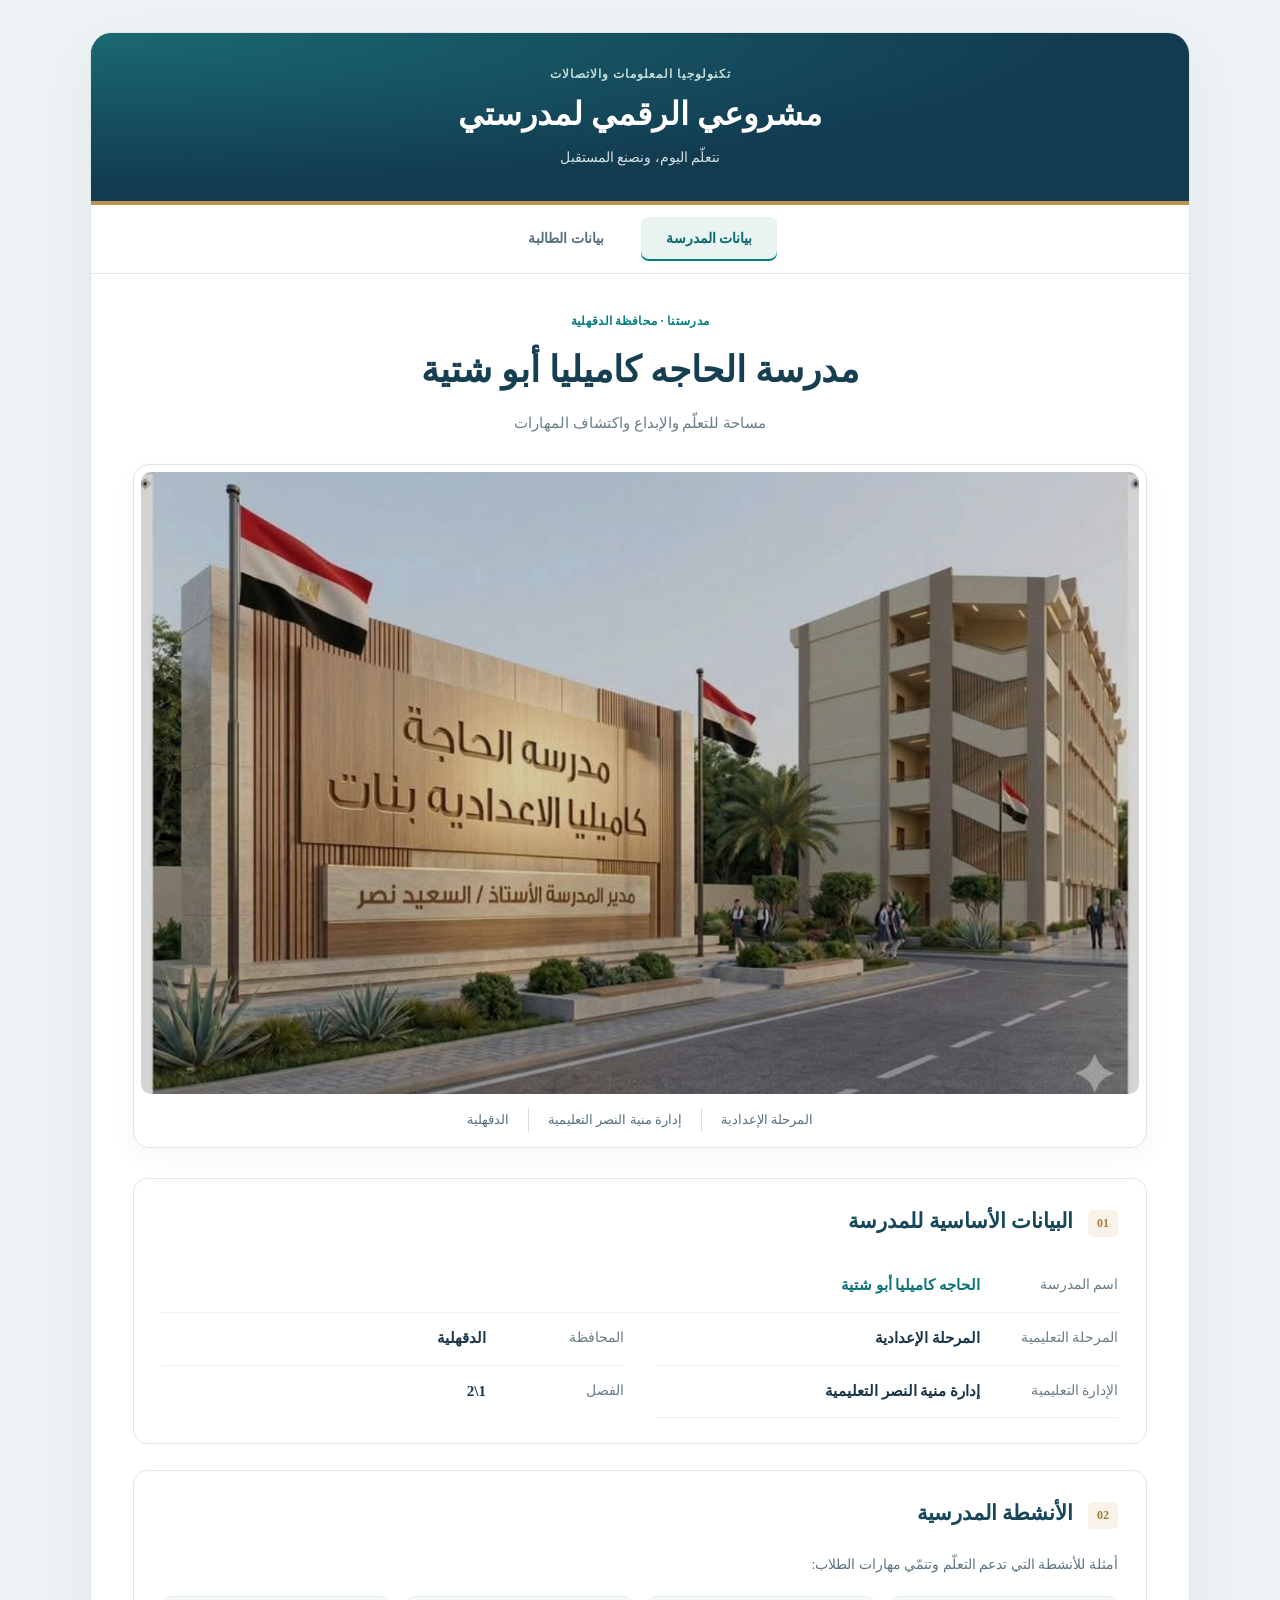
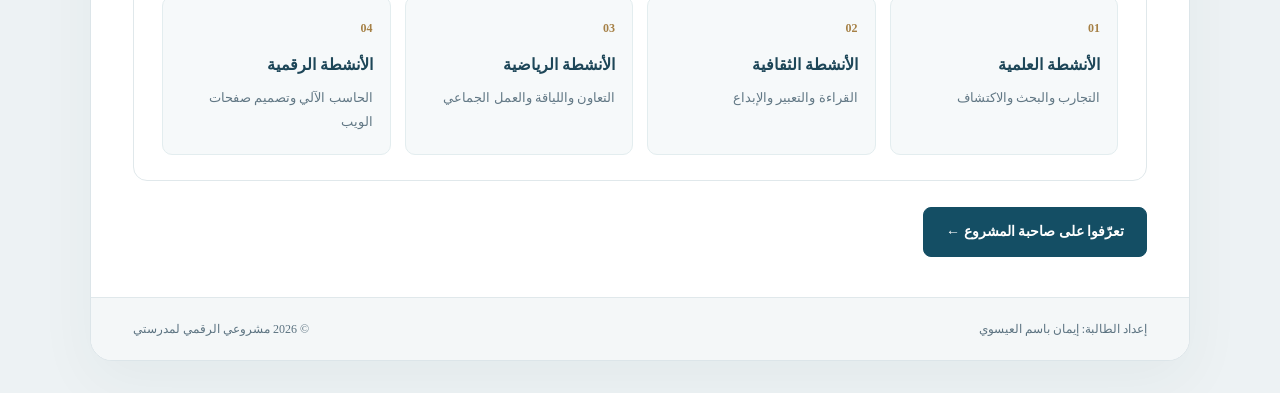
<file: index.htm>
<!DOCTYPE html>
<html lang="ar" dir="rtl">
<head>
<meta charset="UTF-8">
<meta name="viewport" content="width=device-width, initial-scale=1">
<title>بيانات المدرسة | مشروعي الرقمي لمدرستي</title>
<link rel="stylesheet" href="Style.css">
</head>
<body class="school-page">
<div class="container">
<header><p class="eyebrow">تكنولوجيا المعلومات والاتصالات</p><h1>مشروعي الرقمي لمدرستي</h1><p>نتعلّم اليوم، ونصنع المستقبل</p></header>
<nav aria-label="التنقل الرئيسي"><a href="School.htm" aria-current="page">بيانات المدرسة</a><a href="Student.htm">بيانات الطالبة</a></nav>
<main>
<div class="school-heading"><p class="eyebrow">مدرستنا · محافظة الدقهلية</p><h2>مدرسة الحاجه كاميليا أبو شتية</h2><p>مساحة للتعلّم والإبداع واكتشاف المهارات</p></div>
<figure class="school-photo"><a href="school.jpeg" target="_blank" rel="noopener" aria-label="عرض صورة المدرسة بالحجم الكامل"><img src="school.jpeg" width="1312" height="818" alt="صورة مدرسة الحاجه كاميليا أبو شتية"></a><figcaption><span>المرحلة الإعدادية</span><span>إدارة منية النصر التعليمية</span><span>الدقهلية</span></figcaption></figure><section><h2><span>01</span> البيانات الأساسية للمدرسة</h2><dl><div><dt>اسم المدرسة</dt><dd>الحاجه كاميليا أبو شتية</dd></div><div><dt>المرحلة التعليمية</dt><dd>المرحلة الإعدادية</dd></div><div><dt>المحافظة</dt><dd>الدقهلية</dd></div><div><dt>الإدارة التعليمية</dt><dd>إدارة منية النصر التعليمية</dd></div><div><dt>الفصل</dt><dd><bdi dir="ltr">2\1</bdi></dd></div></dl></section>
<section><h2><span>02</span> الأنشطة المدرسية</h2><p>أمثلة للأنشطة التي تدعم التعلّم وتنمّي مهارات الطلاب:</p><ul class="cards"><li><strong>الأنشطة العلمية</strong>التجارب والبحث والاكتشاف</li><li><strong>الأنشطة الثقافية</strong>القراءة والتعبير والإبداع</li><li><strong>الأنشطة الرياضية</strong>التعاون واللياقة والعمل الجماعي</li><li><strong>الأنشطة الرقمية</strong>الحاسب الآلي وتصميم صفحات الويب</li></ul></section>
<a class="next" href="Student.htm">تعرّفوا على صاحبة المشروع ←</a>
</main>
<footer><p>إعداد الطالبة: إيمان باسم العيسوي</p><p>© 2026 مشروعي الرقمي لمدرستي</p></footer>
</div>
</body>
</html>
</file>
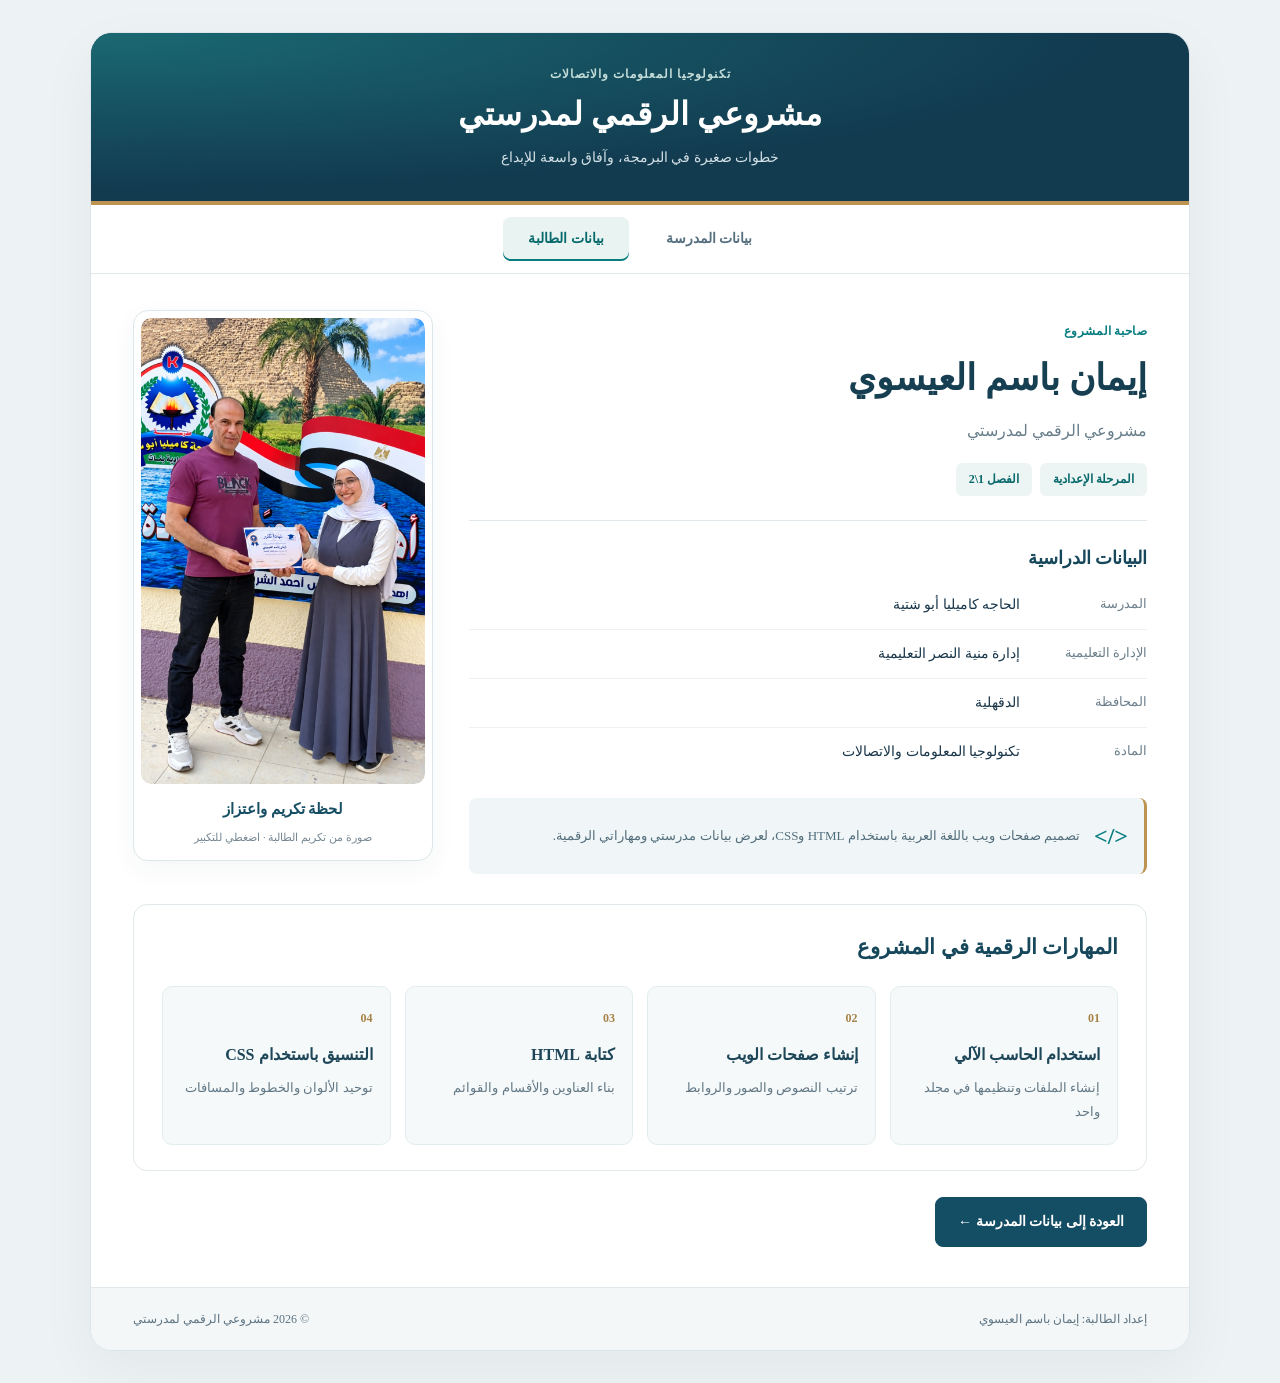
<file: Student.htm>
<!DOCTYPE html>
<html lang="ar" dir="rtl">
<head>
<meta charset="UTF-8">
<meta name="viewport" content="width=device-width, initial-scale=1">
<title>بيانات الطالبة | إيمان باسم العيسوي</title>
<link rel="stylesheet" href="Style.css">
</head>
<body class="student-page">
<div class="container">
<header><p class="eyebrow">تكنولوجيا المعلومات والاتصالات</p><h1>مشروعي الرقمي لمدرستي</h1><p>خطوات صغيرة في البرمجة، وآفاق واسعة للإبداع</p></header>
<nav aria-label="التنقل الرئيسي"><a href="School.htm">بيانات المدرسة</a><a href="Student.htm" aria-current="page">بيانات الطالبة</a></nav>
<main>
<div class="profile-layout">
<div class="profile-content">
<div class="profile-heading"><p class="eyebrow">صاحبة المشروع</p><h2>إيمان باسم العيسوي</h2><p>مشروعي الرقمي لمدرستي</p><div class="profile-tags"><span>المرحلة الإعدادية</span><span>الفصل <bdi dir="ltr">2\1</bdi></span></div></div>
<section class="profile-details"><h2>البيانات الدراسية</h2><dl><div><dt>المدرسة</dt><dd>الحاجه كاميليا أبو شتية</dd></div><div><dt>الإدارة التعليمية</dt><dd>إدارة منية النصر التعليمية</dd></div><div><dt>المحافظة</dt><dd>الدقهلية</dd></div><div><dt>المادة</dt><dd>تكنولوجيا المعلومات والاتصالات</dd></div></dl></section>
<div class="project-note"><span aria-hidden="true">&lt;/&gt;</span><p>تصميم صفحات ويب باللغة العربية باستخدام <bdi>HTML</bdi> و<bdi>CSS</bdi>، لعرض بيانات مدرستي ومهاراتي الرقمية.</p></div>
</div>
<figure class="student-photo"><a href="student-photo.png" target="_blank" rel="noopener" aria-label="فتح صورة التكريم بالحجم الكامل"><img src="student-photo.png" width="979" height="1607" alt="صورة الطالبة أثناء استلام شهادة تقدير" decoding="async"></a><figcaption><strong>لحظة تكريم واعتزاز</strong><span>صورة من تكريم الطالبة · اضغطي للتكبير</span></figcaption></figure>
</div><section><h2>المهارات الرقمية في المشروع</h2><ul class="cards"><li><strong>استخدام الحاسب الآلي</strong>إنشاء الملفات وتنظيمها في مجلد واحد</li><li><strong>إنشاء صفحات الويب</strong>ترتيب النصوص والصور والروابط</li><li><strong>كتابة HTML</strong>بناء العناوين والأقسام والقوائم</li><li><strong>التنسيق باستخدام CSS</strong>توحيد الألوان والخطوط والمسافات</li></ul></section>
<a class="next" href="School.htm">العودة إلى بيانات المدرسة ←</a>
</main>
<footer><p>إعداد الطالبة: إيمان باسم العيسوي</p><p>© 2026 مشروعي الرقمي لمدرستي</p></footer>
</div>
</body>
</html>
</file>
<file: Style.css>
/* الهوية البصرية المشتركة */
:root{--ink:#19364a;--blue:#114d65;--teal:#087d80;--line:#e0e8eb;--gold:#bd9351;--light:#f0f7f7}
*{box-sizing:border-box}html{scroll-behavior:smooth}
body{margin:0;padding:32px 20px;background:#edf2f4;color:var(--ink);font-family:IBM Plex Sans Arabic;direction:rtl;text-align:right;line-height:1.85}
.container{max-width:1100px;margin:auto;background:#fff;border:1px solid #dce5e9;border-radius:22px;overflow:hidden;box-shadow:0 20px 60px #19364a0c}
header{position:relative;padding:30px 36px;text-align:center;color:#fff;background:radial-gradient(ellipse at 0 0,#1a6972 0,transparent 65%),#123b50;border-bottom:4px solid var(--gold)}
header .eyebrow{color:#c4ddd9;font-size:12px;letter-spacing:1px}header h1{font-size:32px;line-height:1.5;margin:5px 0 7px;font-weight:700}header>p:last-child{margin:0;color:#d4e1e7;font-size:14px}
.eyebrow{font-size:12px;font-weight:700;color:var(--teal);margin:0;letter-spacing:.3px}
nav{display:flex;justify-content:center;gap:12px;padding:12px 20px;background:#fff;border-bottom:1px solid var(--line)}
nav a{color:#577080;text-decoration:none;font-size:14px;font-weight:600;padding:9px 25px;border-radius:8px;transition:background .15s,color .15s}
nav a[aria-current="page"]{background:#e8f3f2;color:#096a6b;box-shadow:inset 0 -2px #087d80}nav a:hover{background:#f0f5f7;color:#123b50}
a:focus-visible{outline:3px solid #bd9351;outline-offset:4px}
main{padding:36px 42px 40px}h2{margin:0 0 20px;font-size:21px;color:#16475b;line-height:1.7}
section{border:1px solid var(--line);padding:25px 28px;margin:0 0 26px;border-radius:14px;background:white}
section>p{margin:0 0 18px;color:#607583;font-size:14px}h2>span{display:inline-block;color:#a37b3b;font-size:12px;background:#f8f2e8;padding:3px 9px;border-radius:5px;margin-left:10px;vertical-align:middle}
dl{margin:0}dl>div{display:grid;grid-template-columns:160px minmax(0,1fr);gap:18px;padding:12px 0;border-bottom:1px solid #edf1f3}dl>div:last-child{border-bottom:0}dt{color:#6a7d89;font-size:14px}dd{margin:0;font-size:15px;font-weight:600;overflow-wrap:anywhere}
.cards{list-style:none;padding:0;margin:0;display:grid;grid-template-columns:repeat(4,minmax(0,1fr));gap:14px;counter-reset:card}
.cards li{position:relative;padding:20px 17px;background:#f6f9fa;border:1px solid #e3edef;border-radius:10px;font-size:13px;color:#627885;counter-increment:card}
.cards li:before{content:"0" counter(card);display:block;font-size:12px;font-weight:700;color:#a68146;margin-bottom:12px;direction:ltr;text-align:right}
.cards strong{display:block;font-size:16px;color:#1d4658;margin-bottom:8px;line-height:1.7}
.next{display:inline-flex;align-items:center;color:white;background:#144e64;border:1px solid #144e64;text-decoration:none;padding:11px 22px;border-radius:8px;font-size:14px;font-weight:600}.next:hover{background:#087d80;border-color:#087d80}
footer{display:flex;justify-content:space-between;gap:14px;flex-wrap:wrap;padding:20px 42px;background:#f4f7f8;border-top:1px solid var(--line);color:#5c7381;font-size:12px}footer p{margin:0}
.school-heading{text-align:center;margin:0 auto 26px}.school-heading h2{font-size:clamp(25px,3.4vw,36px);margin:8px 0 9px;color:#173f52}.school-heading>p:last-child{color:#6a7d89;font-size:15px;margin:0}
.school-photo{margin:0 0 30px;border:1px solid #dce6e8;padding:7px;border-radius:16px;background:#fff;box-shadow:0 8px 26px #19364a0b}.school-photo a{display:block}.school-photo img{display:block;width:100%;height:auto;border-radius:10px}.school-photo figcaption{display:flex;justify-content:center;flex-wrap:wrap;gap:0;padding:14px 8px 8px;color:#53707e;font-size:13px}.school-photo figcaption span{padding:0 19px}.school-photo figcaption span+span{border-right:1px solid #d4e1e5}
.school-page dl{display:grid;grid-template-columns:1fr 1fr;gap:0 32px}.school-page dl>div{grid-template-columns:120px minmax(0,1fr)}.school-page dl>div:first-child{grid-column:1/-1}.school-page dl>div:first-child dd{color:#0a7377}
.profile-layout{display:grid;grid-template-columns:minmax(0,1fr) 300px;gap:36px;align-items:start;margin-bottom:30px}.profile-content{min-width:0;padding-top:10px}.profile-heading{padding:0 0 24px;border-bottom:1px solid var(--line);margin-bottom:22px}.profile-heading h2{font-size:clamp(27px,3.2vw,36px);line-height:1.6;margin:8px 0;color:#173f52}.profile-heading>p:last-of-type{margin:0;color:#687e8a;font-size:16px}.profile-tags{display:flex;flex-wrap:wrap;gap:8px;margin-top:18px}.profile-tags span{background:#edf5f4;color:#09696b;padding:5px 13px;border-radius:6px;font-size:12px;font-weight:600}
.profile-details{padding:0;border:0;border-radius:0;margin:0}.profile-details h2{font-size:18px;margin-bottom:8px}.profile-details dl>div{grid-template-columns:115px minmax(0,1fr);gap:12px;padding:11px 0}.profile-details dd{font-size:14px;font-weight:500}.profile-details dt{font-size:13px}
.project-note{display:flex;gap:14px;align-items:center;padding:16px;background:#f0f6f7;border-right:3px solid #bd9351;border-radius:8px;margin-top:22px}.project-note>span{font-size:24px;font-weight:bold;color:#087d80;direction:ltr}.project-note p{margin:0;font-size:13px;color:#526d7b}
.student-photo{width:100%;margin:0;padding:7px;background:#fff;border:1px solid #dce7eb;border-radius:15px;box-shadow:0 8px 26px #19364a0c}.student-photo a{display:block;border-radius:10px;overflow:hidden}.student-photo img{width:100%;height:auto;display:block;border-radius:10px}.student-photo figcaption{text-align:center;padding:12px 5px 6px;font-size:11px;color:#748793}.student-photo figcaption strong{display:block;color:#164e64;font-size:15px}.student-photo figcaption span{display:block;margin-top:3px}
@media(max-width:850px){main{padding:28px}.profile-layout{grid-template-columns:minmax(0,1fr) 260px;gap:26px}.profile-details dl>div{grid-template-columns:1fr;gap:0;padding:8px 0}.cards{grid-template-columns:1fr 1fr}.school-page dl{grid-template-columns:1fr}.school-page dl>div:first-child{grid-column:auto}.school-page dl>div{grid-template-columns:140px 1fr}.project-note>span{display:none}}
@media(max-width:580px){body{padding:12px 8px}.container{border-radius:16px}header{padding:25px 16px}header h1{font-size:25px}header>p:last-child{font-size:12px}nav{gap:6px;padding:10px}nav a{padding:8px 18px;font-size:13px}main{padding:24px 16px}section{padding:20px 17px}h2{font-size:18px}.school-heading h2{font-size:26px}.school-heading>p:last-child{font-size:13px}.school-photo figcaption{gap:7px;font-size:11px}.school-photo figcaption span{padding:0 7px}.school-page dl>div{grid-template-columns:1fr;gap:2px}.profile-layout{grid-template-columns:1fr;gap:24px}.profile-heading{text-align:center}.profile-tags{justify-content:center}.profile-details dl>div{grid-template-columns:105px minmax(0,1fr);gap:10px;padding:11px 0}.student-photo{width:min(100%,300px);justify-self:center}.cards{grid-template-columns:1fr 1fr;gap:10px}.cards li{padding:15px 12px;font-size:12px}.cards strong{font-size:14px}footer{padding:18px;text-align:center;justify-content:center;gap:4px}.next{font-size:13px}}
@media(max-width:350px){.cards{grid-template-columns:1fr}.profile-details dl>div{grid-template-columns:1fr}}
@media(prefers-reduced-motion:reduce){html{scroll-behavior:auto}nav a{transition:none}}
@media print{body{padding:0;background:white}.container{border:0;box-shadow:none}nav,.next{display:none}header{background:white;color:#173f52;padding:10px;border-bottom:2px solid #bd9351}header .eyebrow,header>p:last-child{color:#536b79}main{padding:16px}.profile-layout{grid-template-columns:1fr 220px;gap:22px;break-inside:avoid}.student-photo{box-shadow:none}section{break-inside:avoid}.cards{grid-template-columns:1fr 1fr}footer{background:white;padding:12px}.school-photo{box-shadow:none}}
</file>
